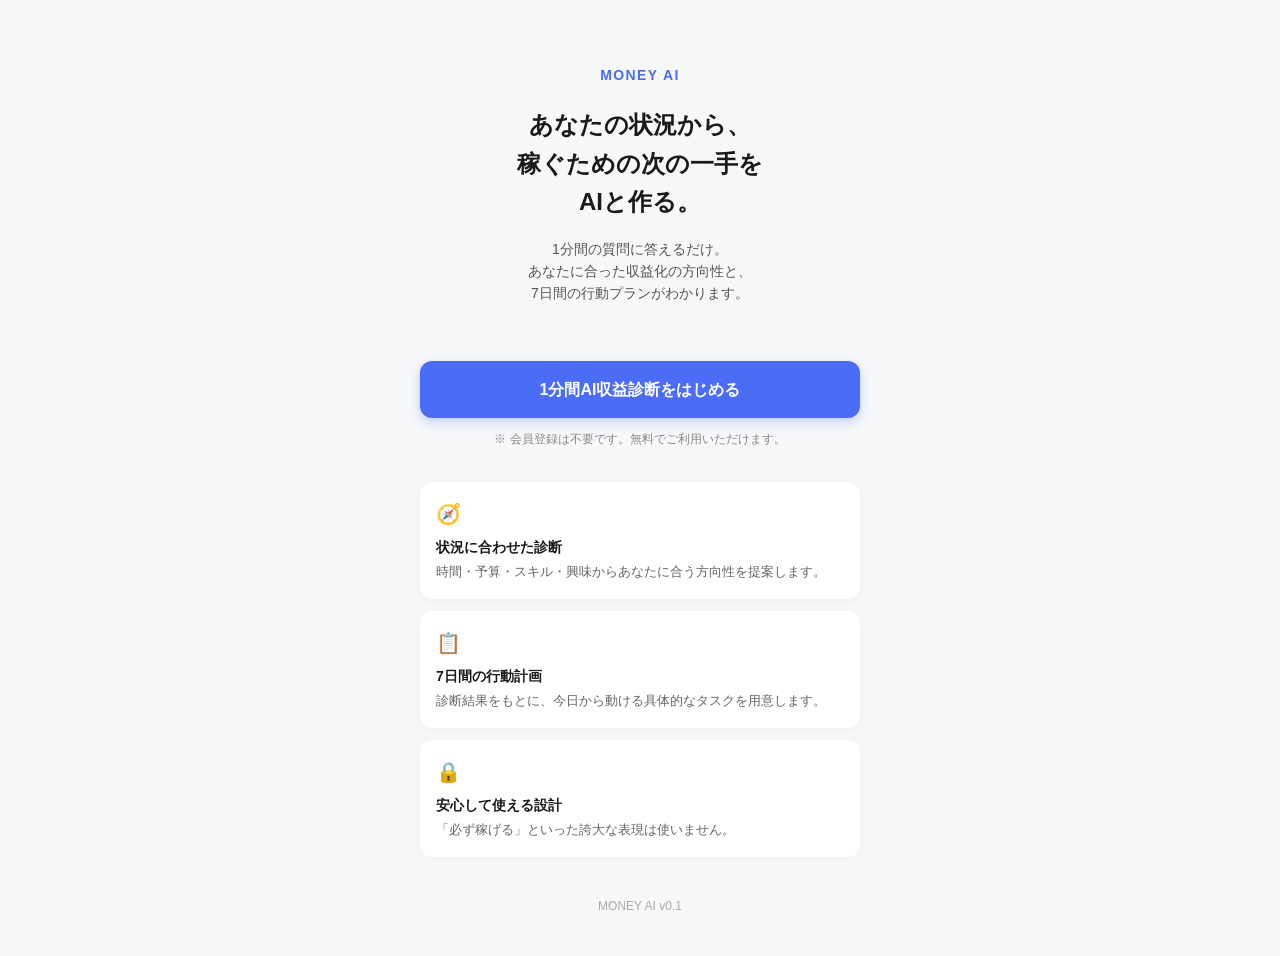
<file: index.html>
<!DOCTYPE html>
<html lang="ja">
<head>
<meta charset="UTF-8">
<meta name="viewport" content="width=device-width, initial-scale=1.0">
<title>MONEY AI | あなたの次の一手をAIと作る</title>
<link rel="stylesheet" href="style.css">
</head>
<body>

<div class="container">

  <header class="hero">
    <div class="logo">MONEY AI</div>
    <h1>あなたの状況から、<br>稼ぐための次の一手を<br>AIと作る。</h1>
    <p class="sub">1分間の質問に答えるだけ。<br>あなたに合った収益化の方向性と、<br>7日間の行動プランがわかります。</p>
  </header>

  <main class="cta-area">
    <a href="diagnosis.html" class="btn-primary">1分間AI収益診断をはじめる</a>
    <p class="note">※ 会員登録は不要です。無料でご利用いただけます。</p>
  </main>

  <section class="features">
    <div class="feature-card">
      <div class="feature-icon">🧭</div>
      <div class="feature-title">状況に合わせた診断</div>
      <div class="feature-text">時間・予算・スキル・興味からあなたに合う方向性を提案します。</div>
    </div>
    <div class="feature-card">
      <div class="feature-icon">📋</div>
      <div class="feature-title">7日間の行動計画</div>
      <div class="feature-text">診断結果をもとに、今日から動ける具体的なタスクを用意します。</div>
    </div>
    <div class="feature-card">
      <div class="feature-icon">🔒</div>
      <div class="feature-title">安心して使える設計</div>
      <div class="feature-text">「必ず稼げる」といった誇大な表現は使いません。</div>
    </div>
  </section>

  <footer class="footer">
    <p>MONEY AI v0.1</p>
  </footer>

</div>

</body>
</html>
</file>
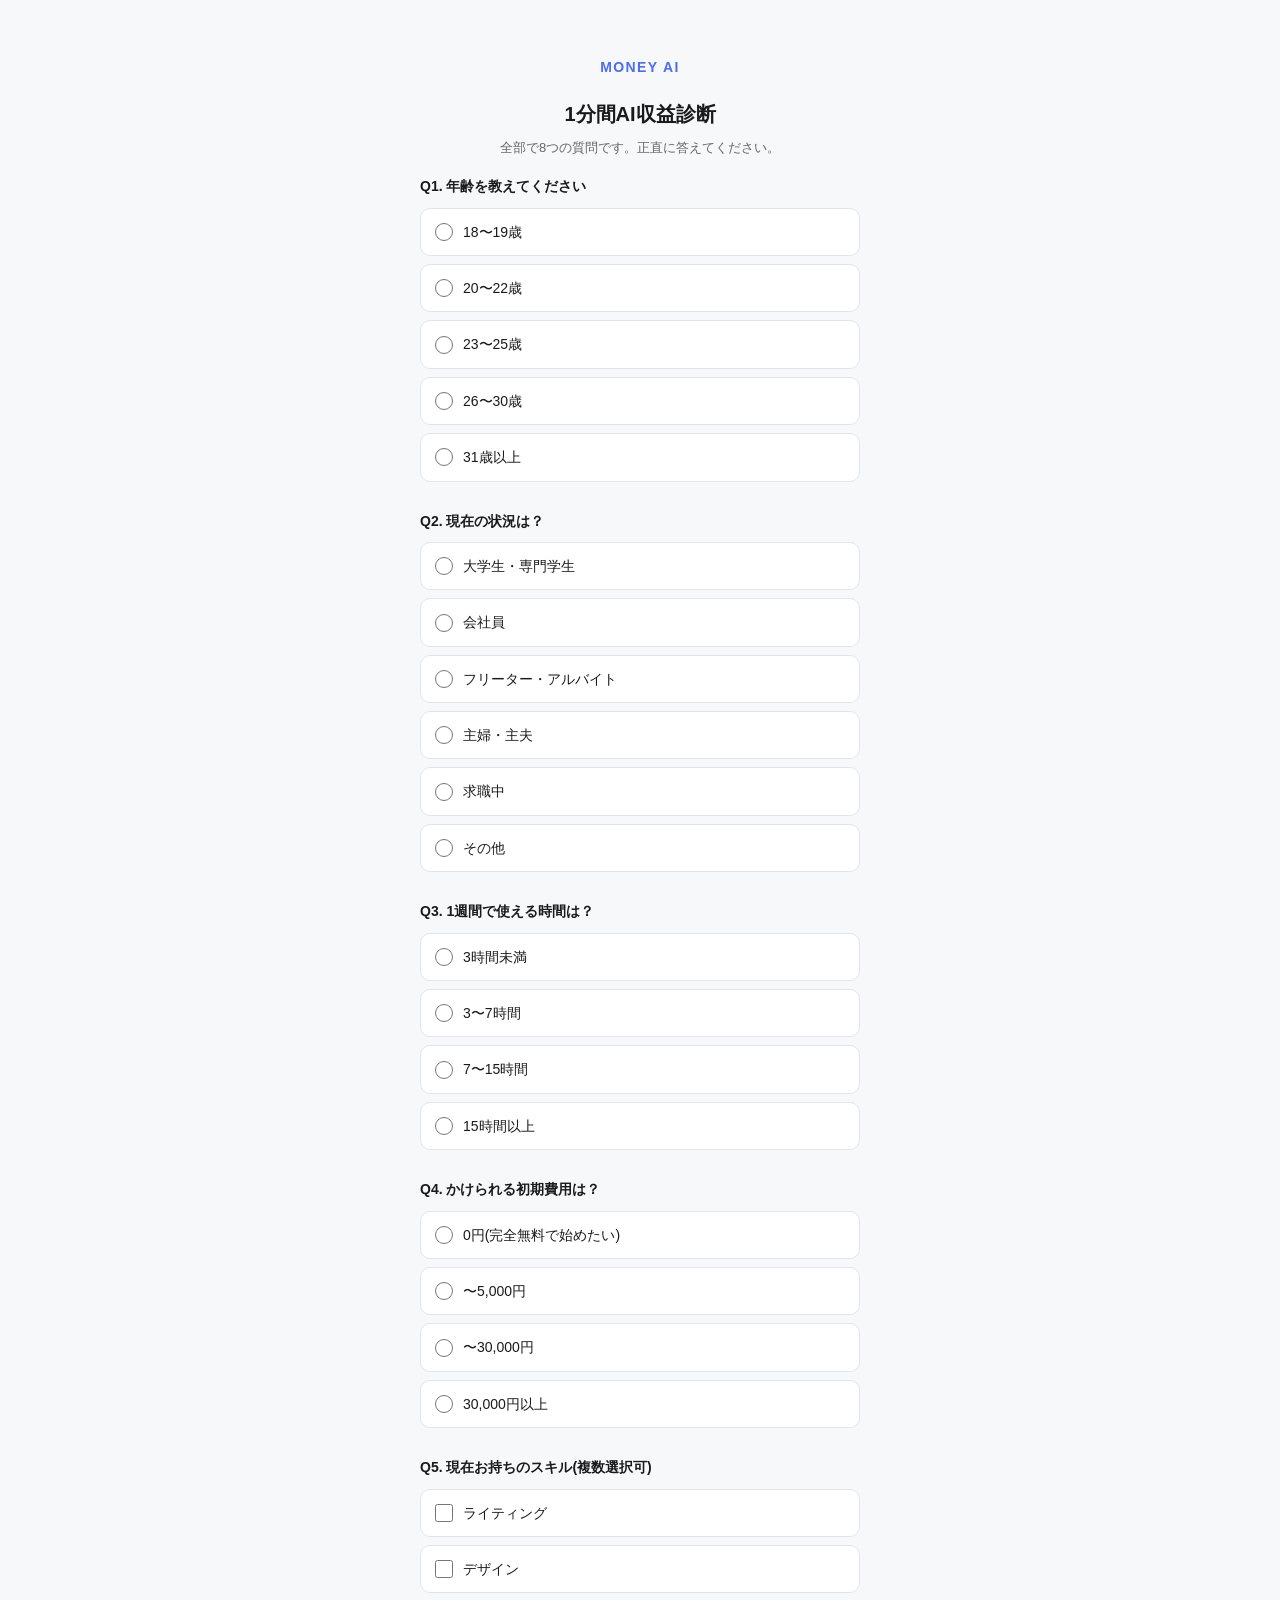
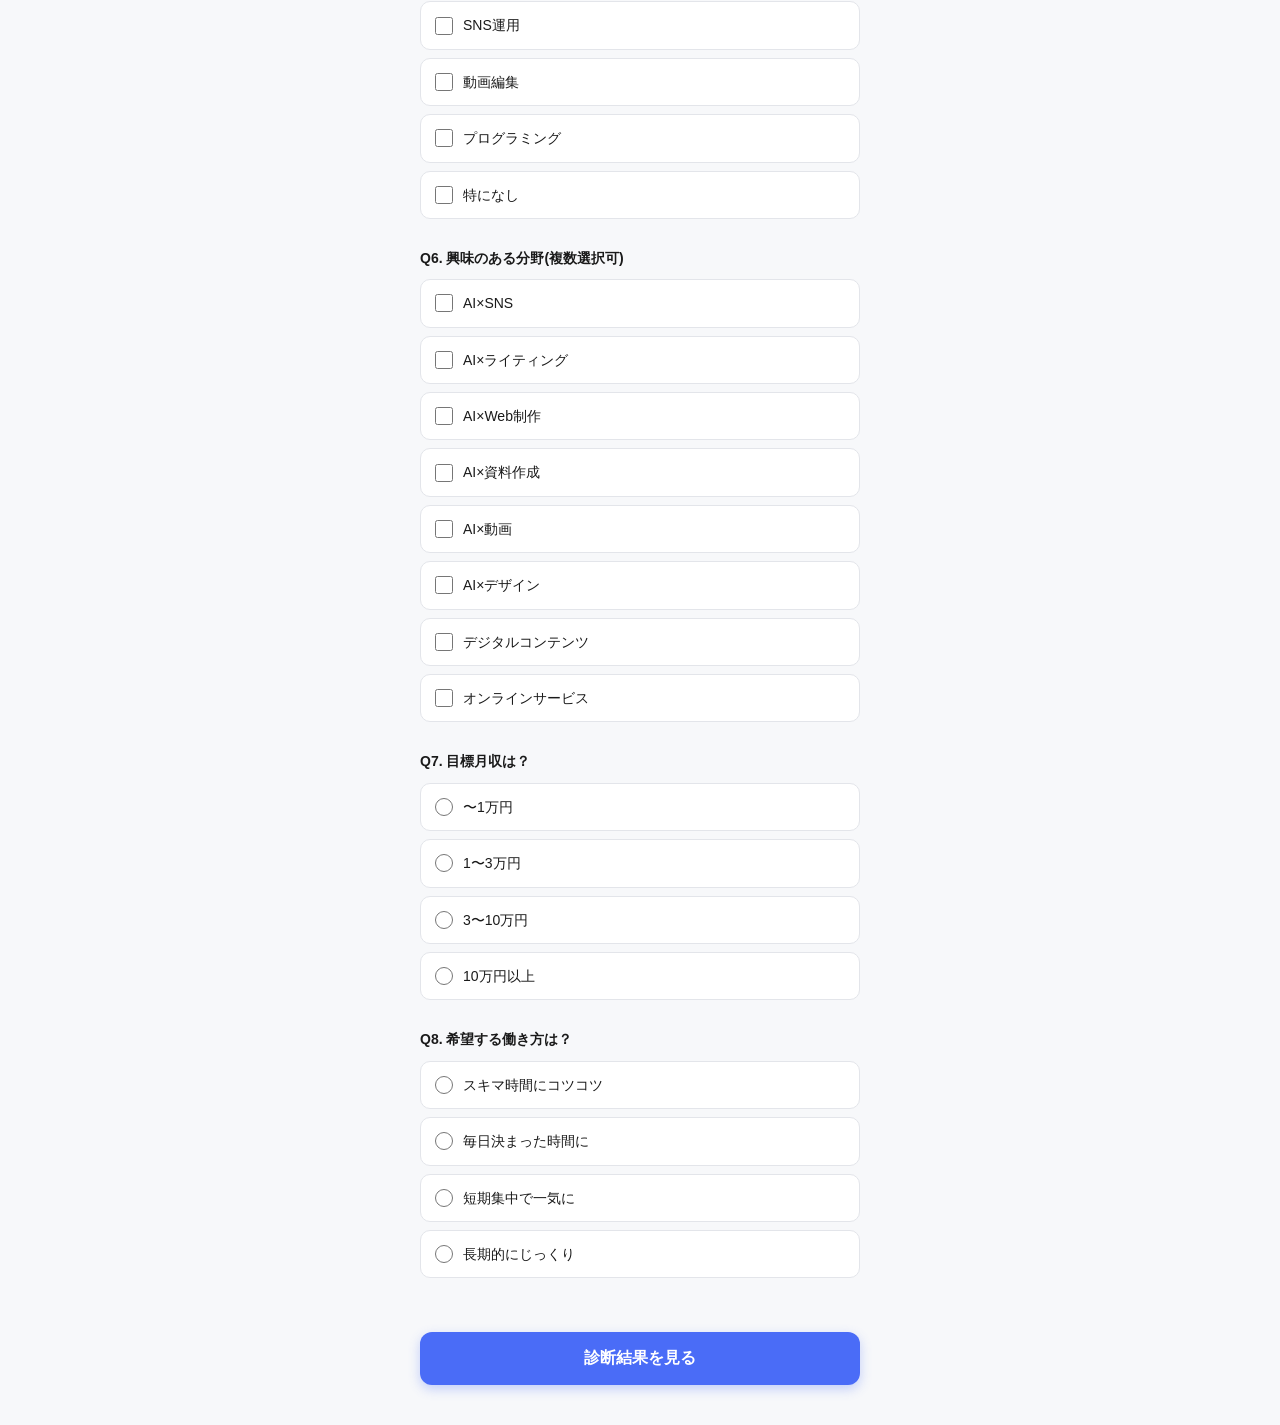
<file: diagnosis.html>
<!DOCTYPE html>
<html lang="ja">
<head>
<meta charset="UTF-8">
<meta name="viewport" content="width=device-width, initial-scale=1.0">
<title>1分間AI収益診断 | MONEY AI</title>
<link rel="stylesheet" href="style.css">
</head>
<body>

<div class="container">

  <header class="page-header">
    <div class="logo">MONEY AI</div>
    <h1 class="page-title">1分間AI収益診断</h1>
    <p class="sub">全部で8つの質問です。正直に答えてください。</p>
  </header>

  <form id="diagnosisForm">

    <div class="form-section">
      <label class="q-label">Q1. 年齢を教えてください</label>
      <div class="radio-group" data-name="age">
        <label class="radio-card"><input type="radio" name="age" value="18-19">18〜19歳</label>
        <label class="radio-card"><input type="radio" name="age" value="20-22">20〜22歳</label>
        <label class="radio-card"><input type="radio" name="age" value="23-25">23〜25歳</label>
        <label class="radio-card"><input type="radio" name="age" value="26-30">26〜30歳</label>
        <label class="radio-card"><input type="radio" name="age" value="31plus">31歳以上</label>
      </div>
    </div>

    <div class="form-section">
      <label class="q-label">Q2. 現在の状況は？</label>
      <div class="radio-group" data-name="status">
        <label class="radio-card"><input type="radio" name="status" value="student">大学生・専門学生</label>
        <label class="radio-card"><input type="radio" name="status" value="employee">会社員</label>
        <label class="radio-card"><input type="radio" name="status" value="parttime">フリーター・アルバイト</label>
        <label class="radio-card"><input type="radio" name="status" value="housewife">主婦・主夫</label>
        <label class="radio-card"><input type="radio" name="status" value="jobseeking">求職中</label>
        <label class="radio-card"><input type="radio" name="status" value="other">その他</label>
      </div>
    </div>

    <div class="form-section">
      <label class="q-label">Q3. 1週間で使える時間は？</label>
      <div class="radio-group" data-name="time">
        <label class="radio-card"><input type="radio" name="time" value="under3">3時間未満</label>
        <label class="radio-card"><input type="radio" name="time" value="3to7">3〜7時間</label>
        <label class="radio-card"><input type="radio" name="time" value="7to15">7〜15時間</label>
        <label class="radio-card"><input type="radio" name="time" value="over15">15時間以上</label>
      </div>
    </div>

    <div class="form-section">
      <label class="q-label">Q4. かけられる初期費用は？</label>
      <div class="radio-group" data-name="budget">
        <label class="radio-card"><input type="radio" name="budget" value="0">0円(完全無料で始めたい)</label>
        <label class="radio-card"><input type="radio" name="budget" value="5000">〜5,000円</label>
        <label class="radio-card"><input type="radio" name="budget" value="30000">〜30,000円</label>
        <label class="radio-card"><input type="radio" name="budget" value="30000plus">30,000円以上</label>
      </div>
    </div>

    <div class="form-section">
      <label class="q-label">Q5. 現在お持ちのスキル(複数選択可)</label>
      <div class="checkbox-group" data-name="skills">
        <label class="checkbox-card"><input type="checkbox" name="skills" value="writing">ライティング</label>
        <label class="checkbox-card"><input type="checkbox" name="skills" value="design">デザイン</label>
        <label class="checkbox-card"><input type="checkbox" name="skills" value="sns">SNS運用</label>
        <label class="checkbox-card"><input type="checkbox" name="skills" value="video">動画編集</label>
        <label class="checkbox-card"><input type="checkbox" name="skills" value="programming">プログラミング</label>
        <label class="checkbox-card"><input type="checkbox" name="skills" value="none">特になし</label>
      </div>
    </div>

    <div class="form-section">
      <label class="q-label">Q6. 興味のある分野(複数選択可)</label>
      <div class="checkbox-group" data-name="interests">
        <label class="checkbox-card"><input type="checkbox" name="interests" value="sns">AI×SNS</label>
        <label class="checkbox-card"><input type="checkbox" name="interests" value="writing">AI×ライティング</label>
        <label class="checkbox-card"><input type="checkbox" name="interests" value="web">AI×Web制作</label>
        <label class="checkbox-card"><input type="checkbox" name="interests" value="document">AI×資料作成</label>
        <label class="checkbox-card"><input type="checkbox" name="interests" value="video">AI×動画</label>
        <label class="checkbox-card"><input type="checkbox" name="interests" value="design">AI×デザイン</label>
        <label class="checkbox-card"><input type="checkbox" name="interests" value="content">デジタルコンテンツ</label>
        <label class="checkbox-card"><input type="checkbox" name="interests" value="service">オンラインサービス</label>
      </div>
    </div>

    <div class="form-section">
      <label class="q-label">Q7. 目標月収は？</label>
      <div class="radio-group" data-name="goalIncome">
        <label class="radio-card"><input type="radio" name="goalIncome" value="10000">〜1万円</label>
        <label class="radio-card"><input type="radio" name="goalIncome" value="30000">1〜3万円</label>
        <label class="radio-card"><input type="radio" name="goalIncome" value="100000">3〜10万円</label>
        <label class="radio-card"><input type="radio" name="goalIncome" value="100000plus">10万円以上</label>
      </div>
    </div>

    <div class="form-section">
      <label class="q-label">Q8. 希望する働き方は？</label>
      <div class="radio-group" data-name="workStyle">
        <label class="radio-card"><input type="radio" name="workStyle" value="gap">スキマ時間にコツコツ</label>
        <label class="radio-card"><input type="radio" name="workStyle" value="daily">毎日決まった時間に</label>
        <label class="radio-card"><input type="radio" name="workStyle" value="intensive">短期集中で一気に</label>
        <label class="radio-card"><input type="radio" name="workStyle" value="longterm">長期的にじっくり</label>
      </div>
    </div>

    <p id="errorMsg" class="error-msg"></p>

    <button type="submit" class="btn-primary btn-submit">診断結果を見る</button>

  </form>

</div>

<script src="script.js"></script>
</body>
</html>
</file>
<file: style.css>
* {
  margin: 0;
  padding: 0;
  box-sizing: border-box;
}

body {
  font-family: -apple-system, BlinkMacSystemFont, "Hiragino Sans", "Yu Gothic", sans-serif;
  background: #f7f8fa;
  color: #1a1a1a;
  line-height: 1.6;
}

.container {
  max-width: 480px;
  margin: 0 auto;
  padding: 24px 20px 40px;
}

.hero {
  text-align: center;
  padding: 40px 0 24px;
}

.logo {
  font-weight: 700;
  font-size: 14px;
  letter-spacing: 0.1em;
  color: #4a6cf7;
  margin-bottom: 20px;
}

.hero h1 {
  font-size: 24px;
  font-weight: 700;
  margin-bottom: 16px;
}

.hero .sub {
  font-size: 14px;
  color: #555;
}

.cta-area {
  text-align: center;
  margin: 32px 0;
}

.btn-primary {
  display: block;
  background: #4a6cf7;
  color: #fff;
  text-decoration: none;
  font-weight: 700;
  font-size: 16px;
  padding: 16px 24px;
  border-radius: 12px;
  box-shadow: 0 4px 12px rgba(74, 108, 247, 0.3);
}

.note {
  margin-top: 12px;
  font-size: 12px;
  color: #888;
}

.features {
  display: flex;
  flex-direction: column;
  gap: 12px;
  margin-top: 32px;
}

.feature-card {
  background: #fff;
  border-radius: 12px;
  padding: 16px;
  box-shadow: 0 2px 8px rgba(0,0,0,0.04);
}

.feature-icon {
  font-size: 20px;
  margin-bottom: 6px;
}

.feature-title {
  font-weight: 700;
  font-size: 14px;
  margin-bottom: 4px;
}

.feature-text {
  font-size: 13px;
  color: #666;
}

.footer {
  text-align: center;
  margin-top: 40px;
  font-size: 12px;
  color: #aaa;
}
.page-header {
  text-align: center;
  padding: 32px 0 16px;
}

.page-title {
  font-size: 20px;
  font-weight: 700;
  margin: 12px 0 8px;
}

.page-header .sub {
  font-size: 13px;
  color: #666;
}

.form-section {
  margin-bottom: 28px;
}

.q-label {
  display: block;
  font-weight: 700;
  font-size: 14px;
  margin-bottom: 10px;
}

.radio-group, .checkbox-group {
  display: flex;
  flex-direction: column;
  gap: 8px;
}

.radio-card, .checkbox-card {
  display: flex;
  align-items: center;
  gap: 10px;
  background: #fff;
  border: 1px solid #e3e5ea;
  border-radius: 10px;
  padding: 12px 14px;
  font-size: 14px;
}

.radio-card input, .checkbox-card input {
  width: 18px;
  height: 18px;
  accent-color: #4a6cf7;
  flex-shrink: 0;
}

.radio-card:has(input:checked),
.checkbox-card:has(input:checked) {
  border-color: #4a6cf7;
  background: #eef2ff;
}

.error-msg {
  color: #e0433d;
  font-size: 13px;
  text-align: center;
  min-height: 18px;
  margin-bottom: 8px;
}

.btn-submit {
  border: none;
  width: 100%;
  font-size: 16px;
  cursor: pointer;
  margin-top: 8px;
}
</file>
